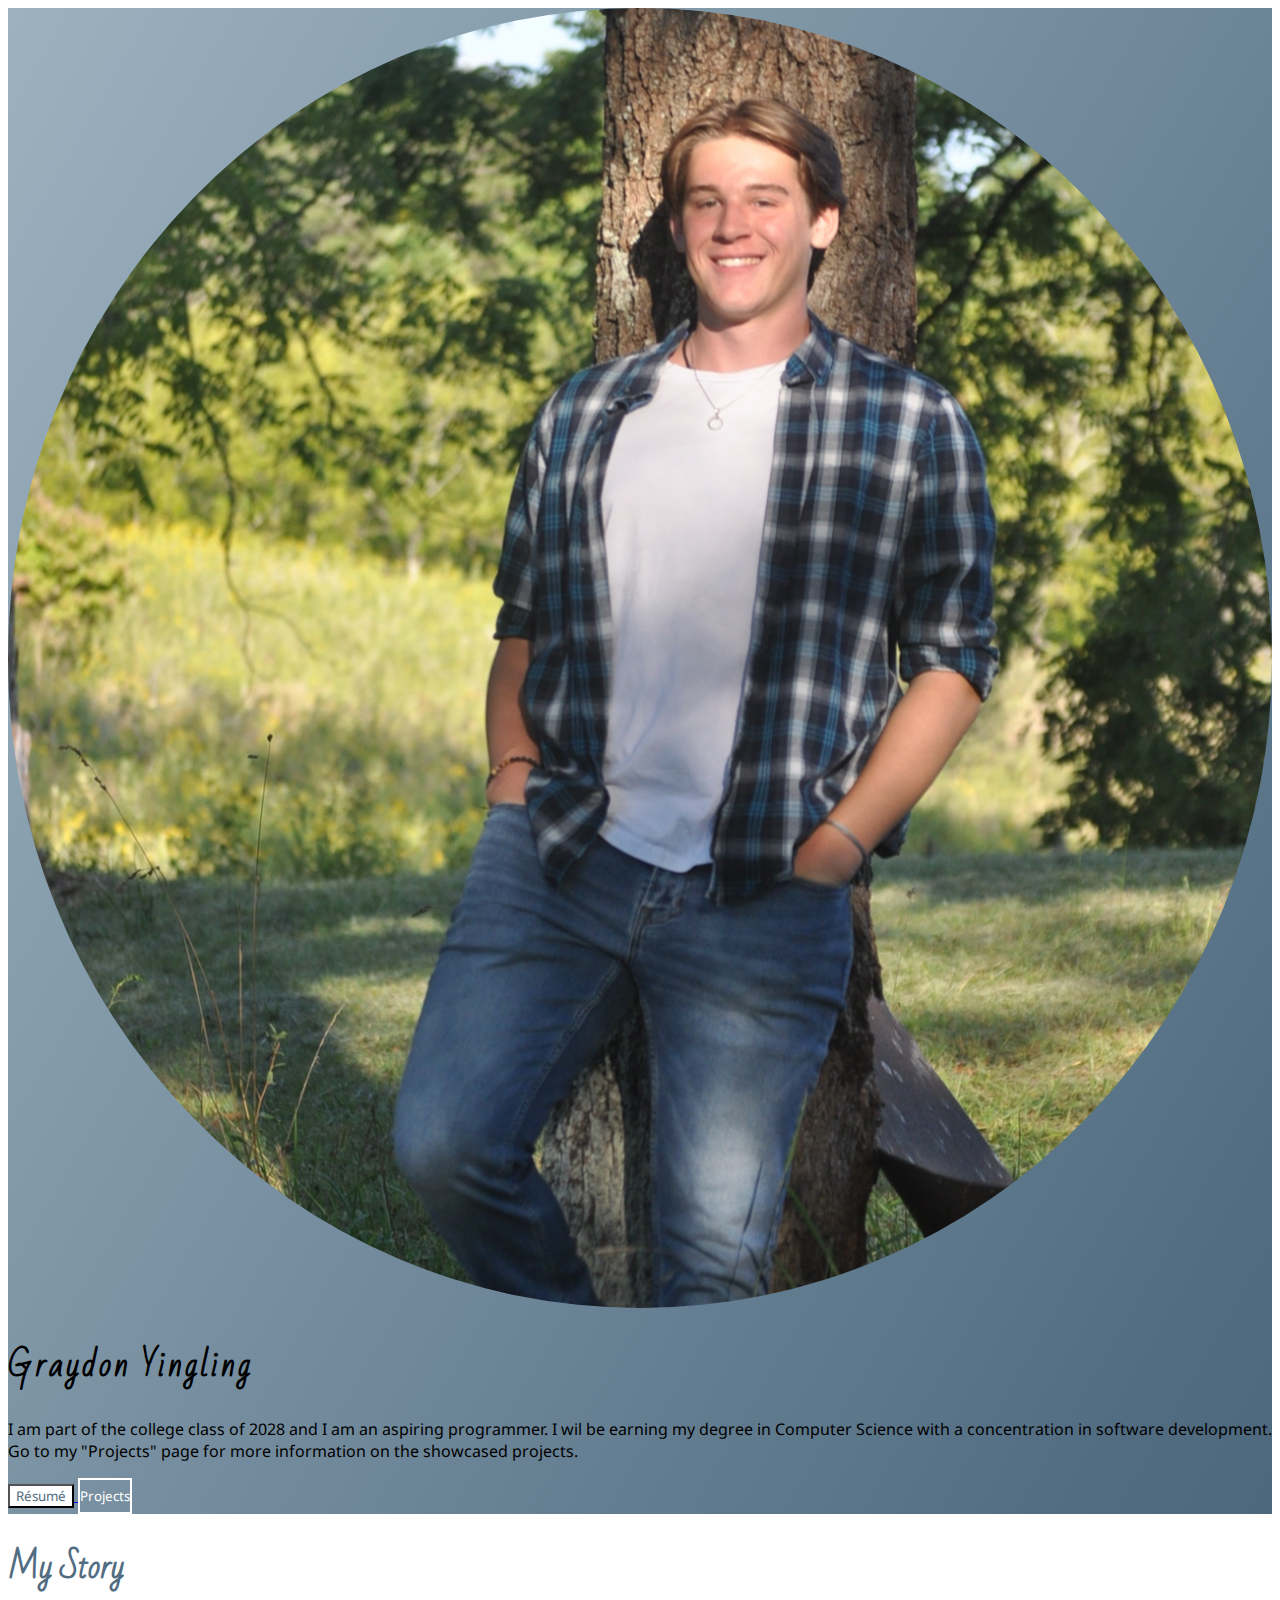
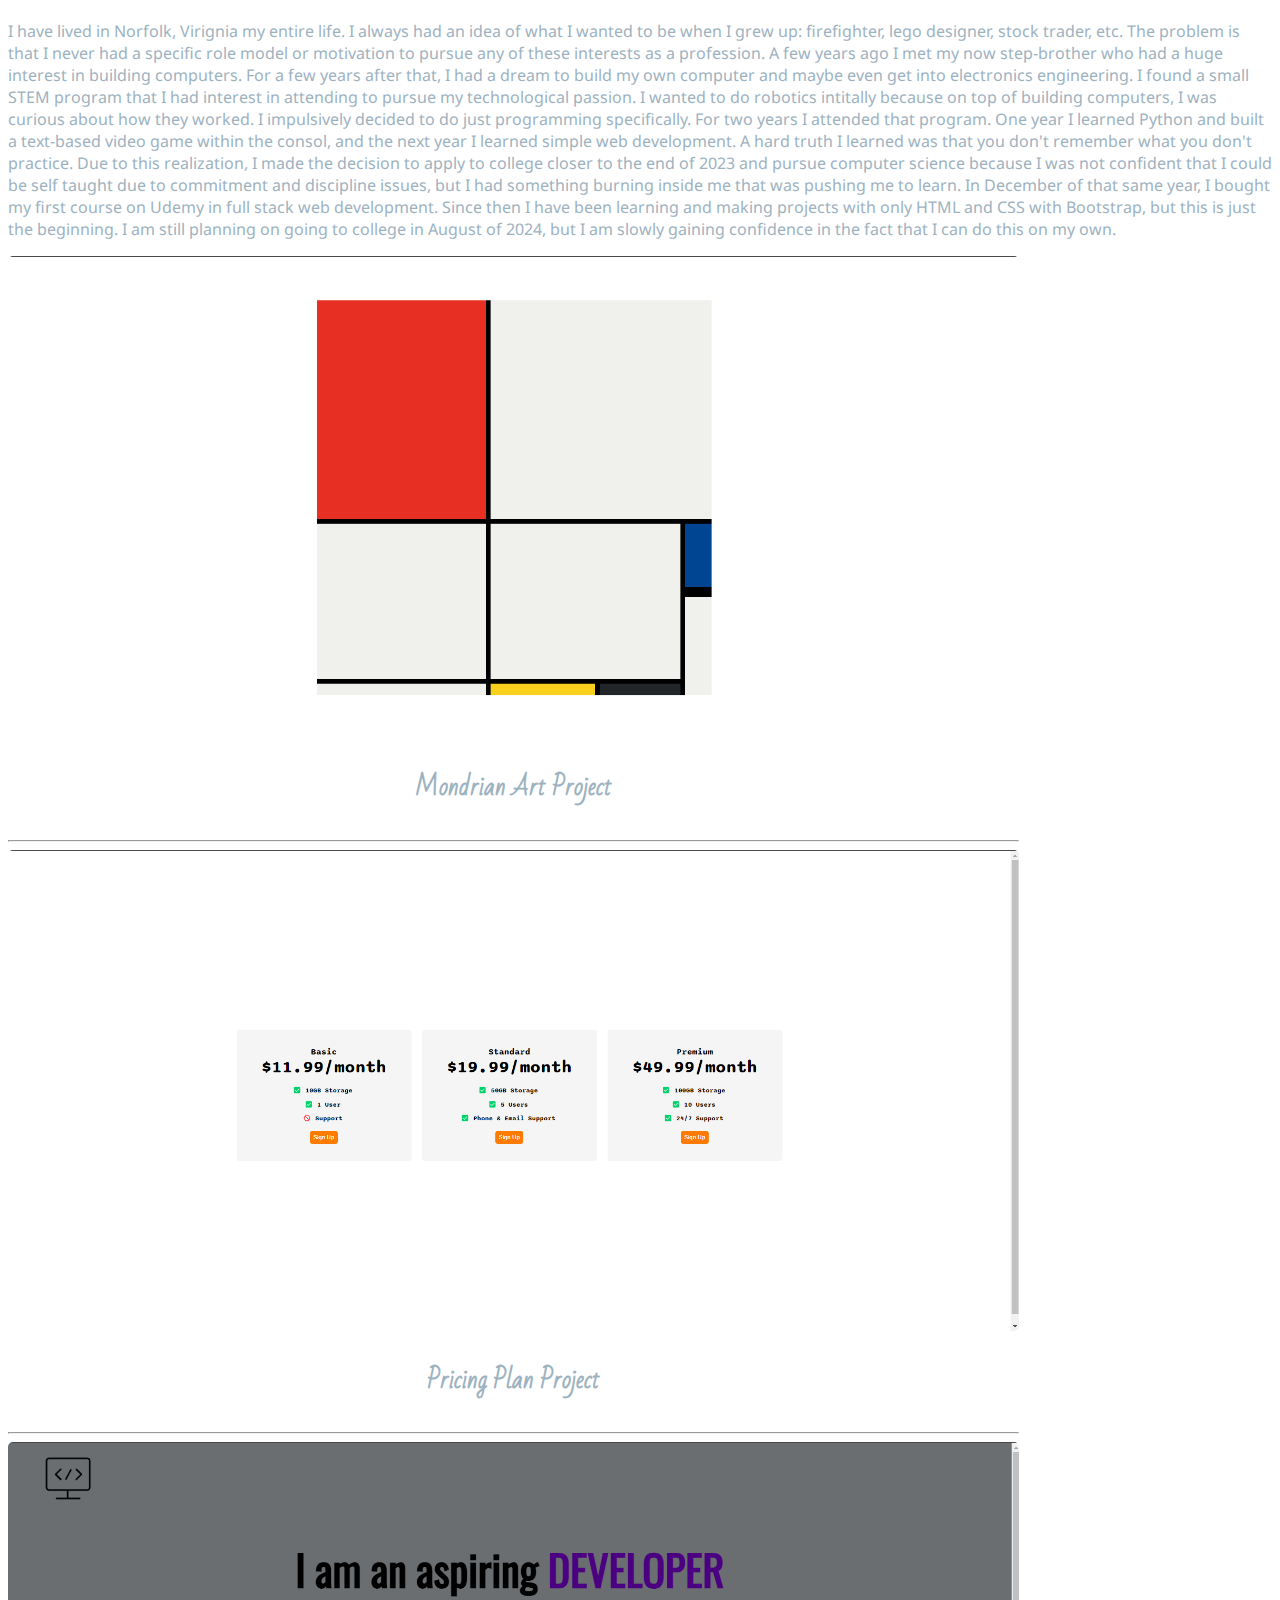
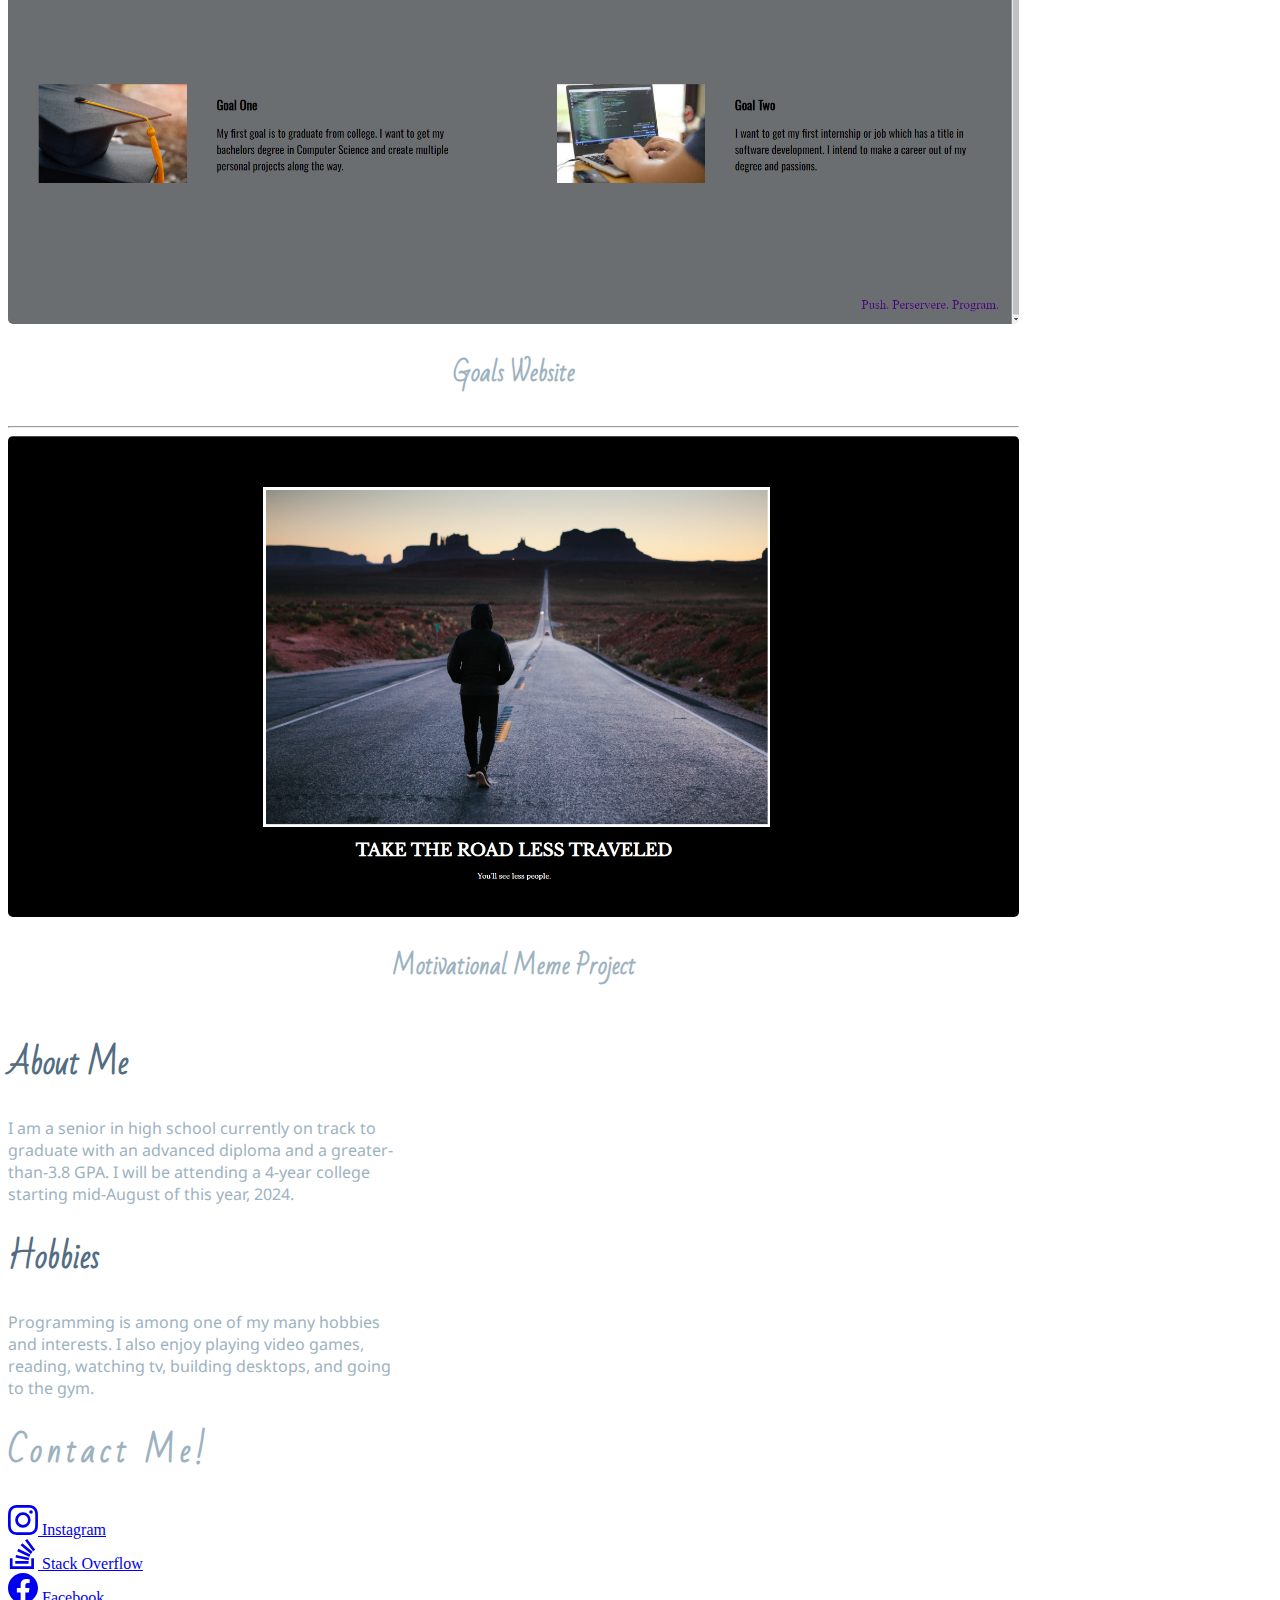
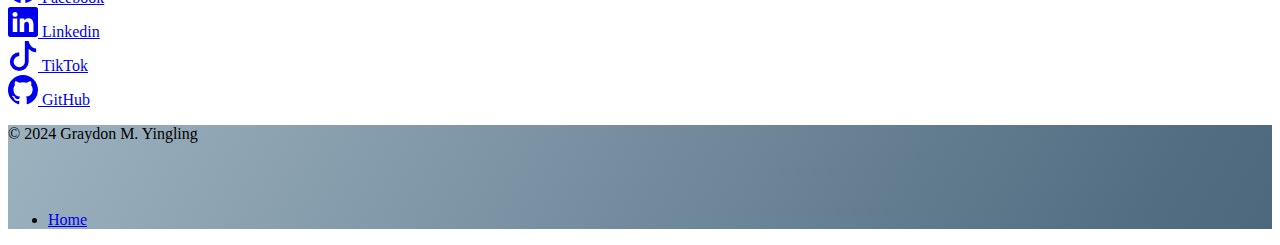
<file: index.html>
<!DOCTYPE html>
<html lang="en" data-bs-theme="dark">
  <head>
    <meta charset="UTF-8" />
    <meta name="viewport" content="width=device-width, initial-scale=1.0" />
    <title>Personal Website</title>

    <link rel="preconnect" href="https://fonts.googleapis.com" />
    <link rel="preconnect" href="https://fonts.gstatic.com" crossorigin />
    <link
      href="https://fonts.googleapis.com/css2?family=Bad+Script&family=Noto+Sans&display=swap"
      rel="stylesheet"
    />

    <link
      href="https://cdn.jsdelivr.net/npm/bootstrap@5.3.2/dist/css/bootstrap.min.css"
      rel="stylesheet"
      integrity="sha384-T3c6CoIi6uLrA9TneNEoa7RxnatzjcDSCmG1MXxSR1GAsXEV/Dwwykc2MPK8M2HN"
      crossorigin="anonymous"
    />

    <link rel="stylesheet" href="./styles.css" />
  </head>
  <body>
    <section class="hero">
      <div class="container col-xxl-8 px-4 py-5">
        <div class="row flex-lg-row-reverse align-items-center g-5 py-5">
          <div class="col-10 col-sm-8 col-lg-6">
            <img
              src="./assets/images/personal-image.jpg"
              class="personal-image d-block mx-lg-auto img-fluid"
              alt="personal image"
              border-radius="50%"
              loading="lazy"
            />
          </div>
          <div class="col-lg-6">
            <h1 class="display-5 fw-bold text-body-emphasis lh-1 mb-4">
              Graydon Yingling
            </h1>
            <p class="lead">
              I am part of the college class of 2028 and I am an aspiring
              programmer. I wil be earning my degree in Computer Science with a
              concentration in software development. Go to my "Projects" page for 
              more information on the showcased projects.
            </p>
            <div class="d-grid gap-2 d-md-flex justify-content-md-start">
              <a href="./assets/Graydon_Yingling_Resume.pdf">
                <button type="button" class="btn btn-lg px-4 me-md-2 mt-3">
                  Résumé
                </button>
              </a>
              <a href="./4.3 HTML Porfolio/index.html">
                <button
                  type="button"
                  class="portfolio-btn btn btn-lg px-4 me-md-2 mt-3"
                >
                  Projects
                </button>
              </a>
            </div>
          </div>
        </div>
      </div>
    </section>
    <section class="my-story">
      <div class="my-5">
        <div class="p-5 text-center bg-body-tertiary">
          <div class="container py-5">
            <h1 class="text-body-emphasis story-title mb-3">My Story</h1>
            <p class="col-lg-8 mx-auto lead story">
              I have lived in Norfolk, Virignia my entire life. I always had an idea of what I wanted to be when I grew up:
              firefighter, lego designer, stock trader, etc. The problem is that I never had a specific role model or motivation
              to pursue any of these interests as a profession. A few years ago I met my now step-brother who had a huge interest
              in building computers. For a few years after that, I had a dream to build my own computer and maybe even get into
              electronics engineering. I found a small STEM program that I had interest in attending to pursue my technological 
              passion. I wanted to do robotics intitally because on top of building computers, I was curious about how they worked. 
              I impulsively decided to do just programming specifically. For two years I attended that program. One year I learned 
              Python and built a text-based video game within the consol, and the next year I learned simple web development. A hard truth I learned was that you don't remember what you don't practice. Due to this realization, I made the decision to apply to college closer to the end of 2023 and pursue computer science because I was not confident that I could be self taught due to commitment and discipline issues, but I had something burning inside me that was pushing me to learn. In December of that same year, I bought my first course on Udemy in full stack web development. Since then I have been learning and making projects with only HTML and CSS with Bootstrap, but this is just the beginning. I am still planning on going to college in August of 2024, but I am slowly gaining confidence in the fact that I can do this on my own.
            </p>
          </div>
        </div>
      </div>
    </section>
    <section class="mid">
      <div class="mid-c container">
        <div class="row my-4">
          <div class="col-12 col-xl-5">
            <img src="./assets/images/Mondrian Art.png" alt="mondrian art" />
          </div>
          <div class="mid-t col-12 col-xl-7">
            <h2 class="pb-4">Mondrian Art Project</h2>
          </div>
        </div>
        <hr class="pb-5" />
        <div class="row mb-4">
          <div class="col-12 col-xl-5">
             <img
              src="./assets/images/Pricing Plan.png"
              alt="pricing plan mock"
            />
          </div>
          <div class="mid-t col-12 col-xl-7">
            <h2 class="pb-4">Pricing Plan Project</h2>
          </div>
        </div>
        <hr class="pb-5" />
        <div class="row mb-4">
          <div class="col-12 col-xl-5">
              <img src="./assets/images/Goal Site.png" alt="goals website" />
          </div>
          <div class="mid-t col-12 col-xl-7">
            <h2 class="pb-4">Goals Website</h2>
          </div>
        </div>
        <hr class="pb-5" />
        <div class="row mb-4">
          <div class="col-12 col-xl-5">
            <img src="./assets/images/Meme.png" alt="meme" />
          </div>
          <div class="mid-t col-12 col-xl-7">
            <h2 class="pb-4">Motivational Meme Project</h2>
          </div>
        </div>
      </div>
    </section>
    <section class="jumbotron">
      <div class="p-5 bg-body-tertiary mt-5">
        <div class="container py-5">
          <div class="row">
            <div class="self col-12 col-lg-6">
              <h1 class="about-me-title">About Me</h1>
              <p class="abt-me-text lead">
                I am a senior in high school currently on track to graduate with
                an advanced diploma and a greater-than-3.8 GPA. I will be
                attending a 4-year college starting mid-August of this year,
                2024.
              </p>
            </div>
            <div class="hobbies col-12 col-lg-6">
              <h1 class="about-me-title">Hobbies</h1>
              <p class="abt-me-text lead">
                Programming is among one of my many hobbies and interests. I
                also enjoy playing video games, reading, watching tv, building
                desktops, and going to the gym.
              </p>
            </div>
          </div>
        </div>
      </div>
    </section>
    <section class="grid">
      <div class="container contact-con mt-5">
        <div class="row contact text-center col-12">
          <h1 class="con-txt">Contact Me!</h1>
        </div>
        <div class="row mt-5 text-center">
          <div class="col-4 col-lg-2">
            <a
              class="text-decoration-none text-light"
              target="”_blank”"
              href="https://www.instagram.com/graydon_yingling2024/"
            >
              <div class="fs-2 mb-3">
                <svg
                  xmlns="http://www.w3.org/2000/svg"
                  width="30"
                  height="30"
                  fill="currentColor"
                  class="bi bi-instagram"
                  viewBox="0 0 16 16"
                >
                  <path
                    d="M8 0C5.829 0 5.556.01 4.703.048 3.85.088 3.269.222 2.76.42a3.9 3.9 0 0 0-1.417.923A3.9 3.9 0 0 0 .42 2.76C.222 3.268.087 3.85.048 4.7.01 5.555 0 5.827 0 8.001c0 2.172.01 2.444.048 3.297.04.852.174 1.433.372 1.942.205.526.478.972.923 1.417.444.445.89.719 1.416.923.51.198 1.09.333 1.942.372C5.555 15.99 5.827 16 8 16s2.444-.01 3.298-.048c.851-.04 1.434-.174 1.943-.372a3.9 3.9 0 0 0 1.416-.923c.445-.445.718-.891.923-1.417.197-.509.332-1.09.372-1.942C15.99 10.445 16 10.173 16 8s-.01-2.445-.048-3.299c-.04-.851-.175-1.433-.372-1.941a3.9 3.9 0 0 0-.923-1.417A3.9 3.9 0 0 0 13.24.42c-.51-.198-1.092-.333-1.943-.372C10.443.01 10.172 0 7.998 0zm-.717 1.442h.718c2.136 0 2.389.007 3.232.046.78.035 1.204.166 1.486.275.373.145.64.319.92.599s.453.546.598.92c.11.281.24.705.275 1.485.039.843.047 1.096.047 3.231s-.008 2.389-.047 3.232c-.035.78-.166 1.203-.275 1.485a2.5 2.5 0 0 1-.599.919c-.28.28-.546.453-.92.598-.28.11-.704.24-1.485.276-.843.038-1.096.047-3.232.047s-2.39-.009-3.233-.047c-.78-.036-1.203-.166-1.485-.276a2.5 2.5 0 0 1-.92-.598 2.5 2.5 0 0 1-.6-.92c-.109-.281-.24-.705-.275-1.485-.038-.843-.046-1.096-.046-3.233s.008-2.388.046-3.231c.036-.78.166-1.204.276-1.486.145-.373.319-.64.599-.92s.546-.453.92-.598c.282-.11.705-.24 1.485-.276.738-.034 1.024-.044 2.515-.045zm4.988 1.328a.96.96 0 1 0 0 1.92.96.96 0 0 0 0-1.92m-4.27 1.122a4.109 4.109 0 1 0 0 8.217 4.109 4.109 0 0 0 0-8.217m0 1.441a2.667 2.667 0 1 1 0 5.334 2.667 2.667 0 0 1 0-5.334"
                  ></path>
                </svg>
                Instagram
              </div>
            </a>
          </div>
          <div class="col-4 col-lg-2">
            <a
              class="text-decoration-none text-light"
              target="”_blank”"
              href="https://stackoverflow.com/users/18094826/graydon-yingling"
            >
              <div class="fs-2 mb-3">
                <svg
                  xmlns="http://www.w3.org/2000/svg"
                  width="30"
                  height="30"
                  fill="currentColor"
                  class="bi bi-stack-overflow"
                  viewBox="0 0 16 16"
                >
                  <path
                    d="M12.412 14.572V10.29h1.428V16H1v-5.71h1.428v4.282z"
                  ></path>
                  <path
                    d="M3.857 13.145h7.137v-1.428H3.857zM10.254 0 9.108.852l4.26 5.727 1.146-.852zm-3.54 3.377 5.484 4.567.913-1.097L7.627 2.28l-.914 1.097zM4.922 6.55l6.47 3.013.603-1.294-6.47-3.013zm-.925 3.344 6.985 1.469.294-1.398-6.985-1.468z"
                  ></path>
                </svg>
                Stack Overflow
              </div>
            </a>
          </div>
          <div class="col-4 col-lg-2">
            <a
              class="text-decoration-none text-light"
              target="”_blank”"
              href="https://www.facebook.com/butch.magnet.7/"
            >
              <div class="fs-2 mb-3">
                <svg
                  xmlns="http://www.w3.org/2000/svg"
                  width="30"
                  height="30"
                  fill="currentColor"
                  class="bi bi-facebook"
                  viewBox="0 0 16 16"
                >
                  <path
                    d="M16 8.049c0-4.446-3.582-8.05-8-8.05C3.58 0-.002 3.603-.002 8.05c0 4.017 2.926 7.347 6.75 7.951v-5.625h-2.03V8.05H6.75V6.275c0-2.017 1.195-3.131 3.022-3.131.876 0 1.791.157 1.791.157v1.98h-1.009c-.993 0-1.303.621-1.303 1.258v1.51h2.218l-.354 2.326H9.25V16c3.824-.604 6.75-3.934 6.75-7.951"
                  ></path>
                </svg>
                Facebook
              </div>
            </a>
          </div>
          <div class="col-4 col-lg-2">
            <a
              class="text-decoration-none text-light"
              target="”_blank”"
              href="https://www.linkedin.com/in/graydon-yingling-1640512b1/"
            >
              <div class="fs-2 mb-3">
                <svg
                  xmlns="http://www.w3.org/2000/svg"
                  width="30"
                  height="30"
                  fill="currentColor"
                  class="bi bi-linkedin"
                  viewBox="0 0 16 16"
                >
                  <path
                    d="M0 1.146C0 .513.526 0 1.175 0h13.65C15.474 0 16 .513 16 1.146v13.708c0 .633-.526 1.146-1.175 1.146H1.175C.526 16 0 15.487 0 14.854zm4.943 12.248V6.169H2.542v7.225zm-1.2-8.212c.837 0 1.358-.554 1.358-1.248-.015-.709-.52-1.248-1.342-1.248S2.4 3.226 2.4 3.934c0 .694.521 1.248 1.327 1.248zm4.908 8.212V9.359c0-.216.016-.432.08-.586.173-.431.568-.878 1.232-.878.869 0 1.216.662 1.216 1.634v3.865h2.401V9.25c0-2.22-1.184-3.252-2.764-3.252-1.274 0-1.845.7-2.165 1.193v.025h-.016l.016-.025V6.169h-2.4c.03.678 0 7.225 0 7.225z"
                  ></path>
                </svg>
                Linkedin
              </div>
            </a>
          </div>
          <div class="col-4 col-lg-2">
            <a
              class="text-decoration-none text-light"
              target="”_blank”"
              href="https://www.tiktok.com/@gyingling2024"
            >
              <div class="fs-2 mb-3">
                <svg
                  xmlns="http://www.w3.org/2000/svg"
                  width="30"
                  height="30"
                  fill="currentColor"
                  class="bi bi-tiktok"
                  viewBox="0 0 16 16"
                >
                  <path
                    d="M9 0h1.98c.144.715.54 1.617 1.235 2.512C12.895 3.389 13.797 4 15 4v2c-1.753 0-3.07-.814-4-1.829V11a5 5 0 1 1-5-5v2a3 3 0 1 0 3 3z"
                  ></path>
                </svg>
                TikTok
              </div>
            </a>
          </div>
          <div class="col-4 col-lg-2">
            <a
              class="text-decoration-none text-light"
              target="”_blank”"
              href="https://github.com/Graydon-Yingling"
            >
              <div class="fs-2 mb-3">
                <svg
                  xmlns="http://www.w3.org/2000/svg"
                  width="30"
                  height="30"
                  fill="currentColor"
                  class="bi bi-github"
                  viewBox="0 0 16 16"
                >
                  <path
                    d="M8 0C3.58 0 0 3.58 0 8c0 3.54 2.29 6.53 5.47 7.59.4.07.55-.17.55-.38 0-.19-.01-.82-.01-1.49-2.01.37-2.53-.49-2.69-.94-.09-.23-.48-.94-.82-1.13-.28-.15-.68-.52-.01-.53.63-.01 1.08.58 1.23.82.72 1.21 1.87.87 2.33.66.07-.52.28-.87.51-1.07-1.78-.2-3.64-.89-3.64-3.95 0-.87.31-1.59.82-2.15-.08-.2-.36-1.02.08-2.12 0 0 .67-.21 2.2.82.64-.18 1.32-.27 2-.27s1.36.09 2 .27c1.53-1.04 2.2-.82 2.2-.82.44 1.1.16 1.92.08 2.12.51.56.82 1.27.82 2.15 0 3.07-1.87 3.75-3.65 3.95.29.25.54.73.54 1.48 0 1.07-.01 1.93-.01 2.2 0 .21.15.46.55.38A8.01 8.01 0 0 0 16 8c0-4.42-3.58-8-8-8"
                  ></path>
                </svg>
                GitHub
              </div>
            </a>
          </div>
        </div>
      </div>
    </section>
    <section class="footer">
      <div class="container">
        <footer
          class="d-flex flex-wrap justify-content-between align-items-center py-3 my-4 border-top"
        >
          <p class="col-md-4 mb-0 text-body-secondary">
            © 2024 Graydon M. Yingling
          </p>

          <a
            href="/"
            class="col-md-4 d-flex align-items-center justify-content-center mb-3 mb-md-0 me-md-auto link-body-emphasis text-decoration-none"
          >
            <svg class="bi me-2" width="40" height="32">
              <use xlink:href="#bootstrap"></use>
            </svg>
          </a>

          <ul class="nav col-md-4 justify-content-end">
            <li class="nav-item">
              <a href="#" class="nav-link px-2 text-body-secondary">Home</a>
            </li>
          </ul>
        </footer>
      </div>
    </section>
    <script
      src="https://cdn.jsdelivr.net/npm/bootstrap@5.3.2/dist/js/bootstrap.bundle.min.js"
      integrity="sha384-C6RzsynM9kWDrMNeT87bh95OGNyZPhcTNXj1NW7RuBCsyN/o0jlpcV8Qyq46cDfL"
      crossorigin="anonymous"
    ></script>
  </body>
</html>
</file>
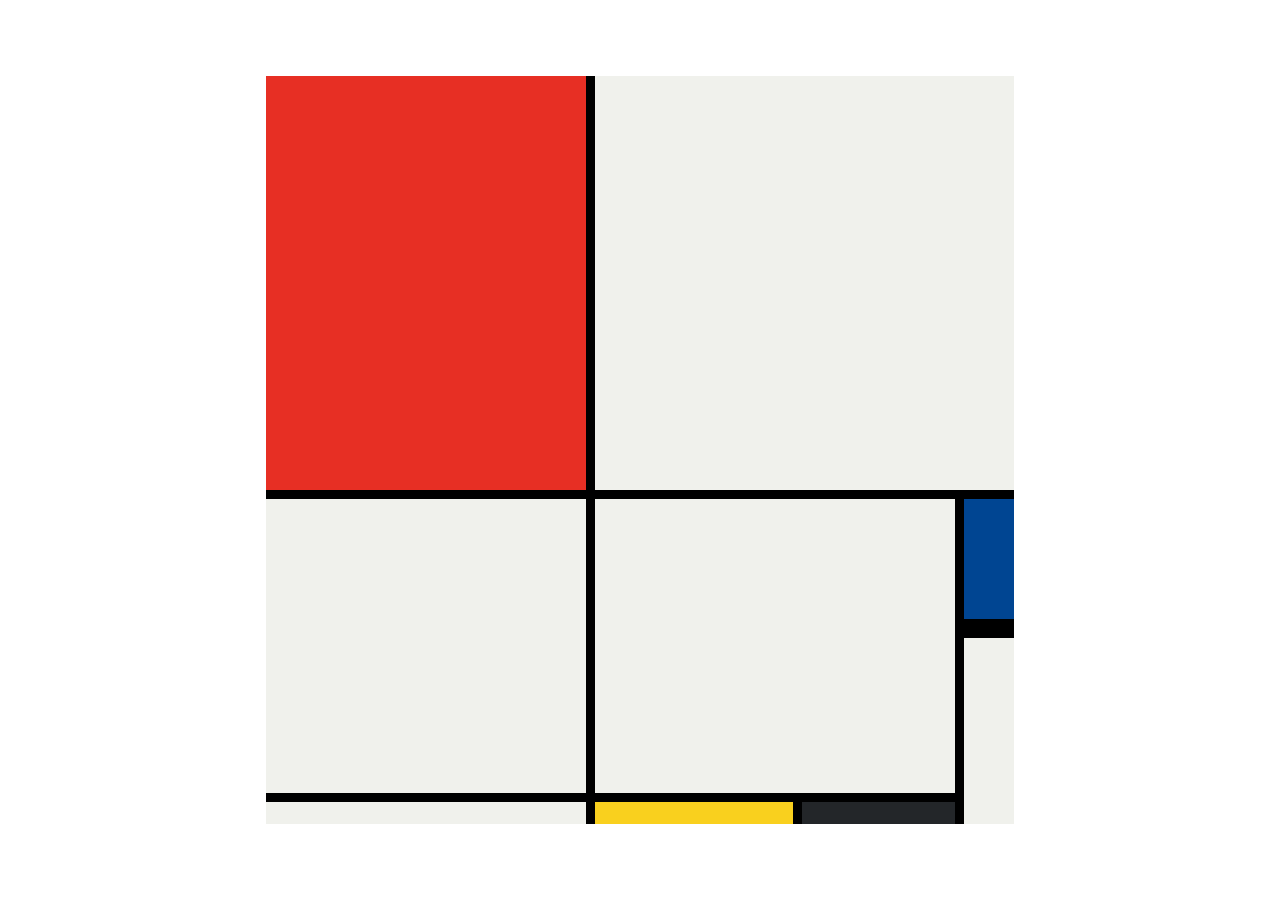
<file: 10.3 Mondrian Project/index.html>
<!DOCTYPE html>
<html lang="en">
  <head>
    <meta charset="UTF-8" />
    <meta name="viewport" content="width=device-width, initial-scale=1.0" />
    <title>Mondrian Project</title>
    <style>
      /*
      Write your CSS here
      Gap Colour: #000
      White: #F0F1EC
      Red: #E72F24
      Black: #232629
      Blue: #004592
      Yellow: #F9D01E

      For dimensions, see dimensions.png image.
      HINT: Remember you can't change the properties of grid lines.
      But grid lines are transparent!
      */

      body {
        display: flex;
        justify-content: center;
        align-items: center;
        height: 100vh;
        margin: 0px;
        padding: 0px;
      }

      .main {
        height: 748px;
        width: 748px;
        background-color: black;
        display: grid;
        grid-template-columns: 320px 198px 153px 50px;
        grid-template-rows: 414px 130px 155px 22px;
        gap: 9px;
      }

      .red {
        background-color: #e72f24;
      }

      .blue {
        background-color: #004592;
        grid-area: 2 / 4 / 3 / 5;
        border-bottom: 10px solid black;
      }

      .yellow {
        background-color: #f9d01e;
        grid-row: span 1;
      }

      .black {
        background-color: #232629;
        grid-row: span 1;
      }

      .w1 {
        background-color: #f0f1ec;
        grid-column: span 3;
      }

      .w2 {
        background-color: #f0f1ec;
        grid-column: span 1;
        grid-row: span 2;
      }

      .w3 {
        background-color: #f0f1ec;
        grid-row: span 2;
      }

      .w4 {
        background-color: #f0f1ec;
        grid-area: 2 / 2 / 4 / 4;
      }

      .w5 {
        background-color: #f0f1ec;
        grid-row: span 1;
      }
    </style>
  </head>

  <body>
    <!-- Write your HTML here -->
    <div class="main">
      <div class="red"></div>
      <div class="w1"></div>
      <div class="w2"></div>
      <div class="w3"></div>
      <div class="blue"></div>
      <div class="w4"></div>
      <div class="w5"></div>
      <div class="yellow"></div>
      <div class="black"></div>
    </div>
  </body>
</html>
</file>
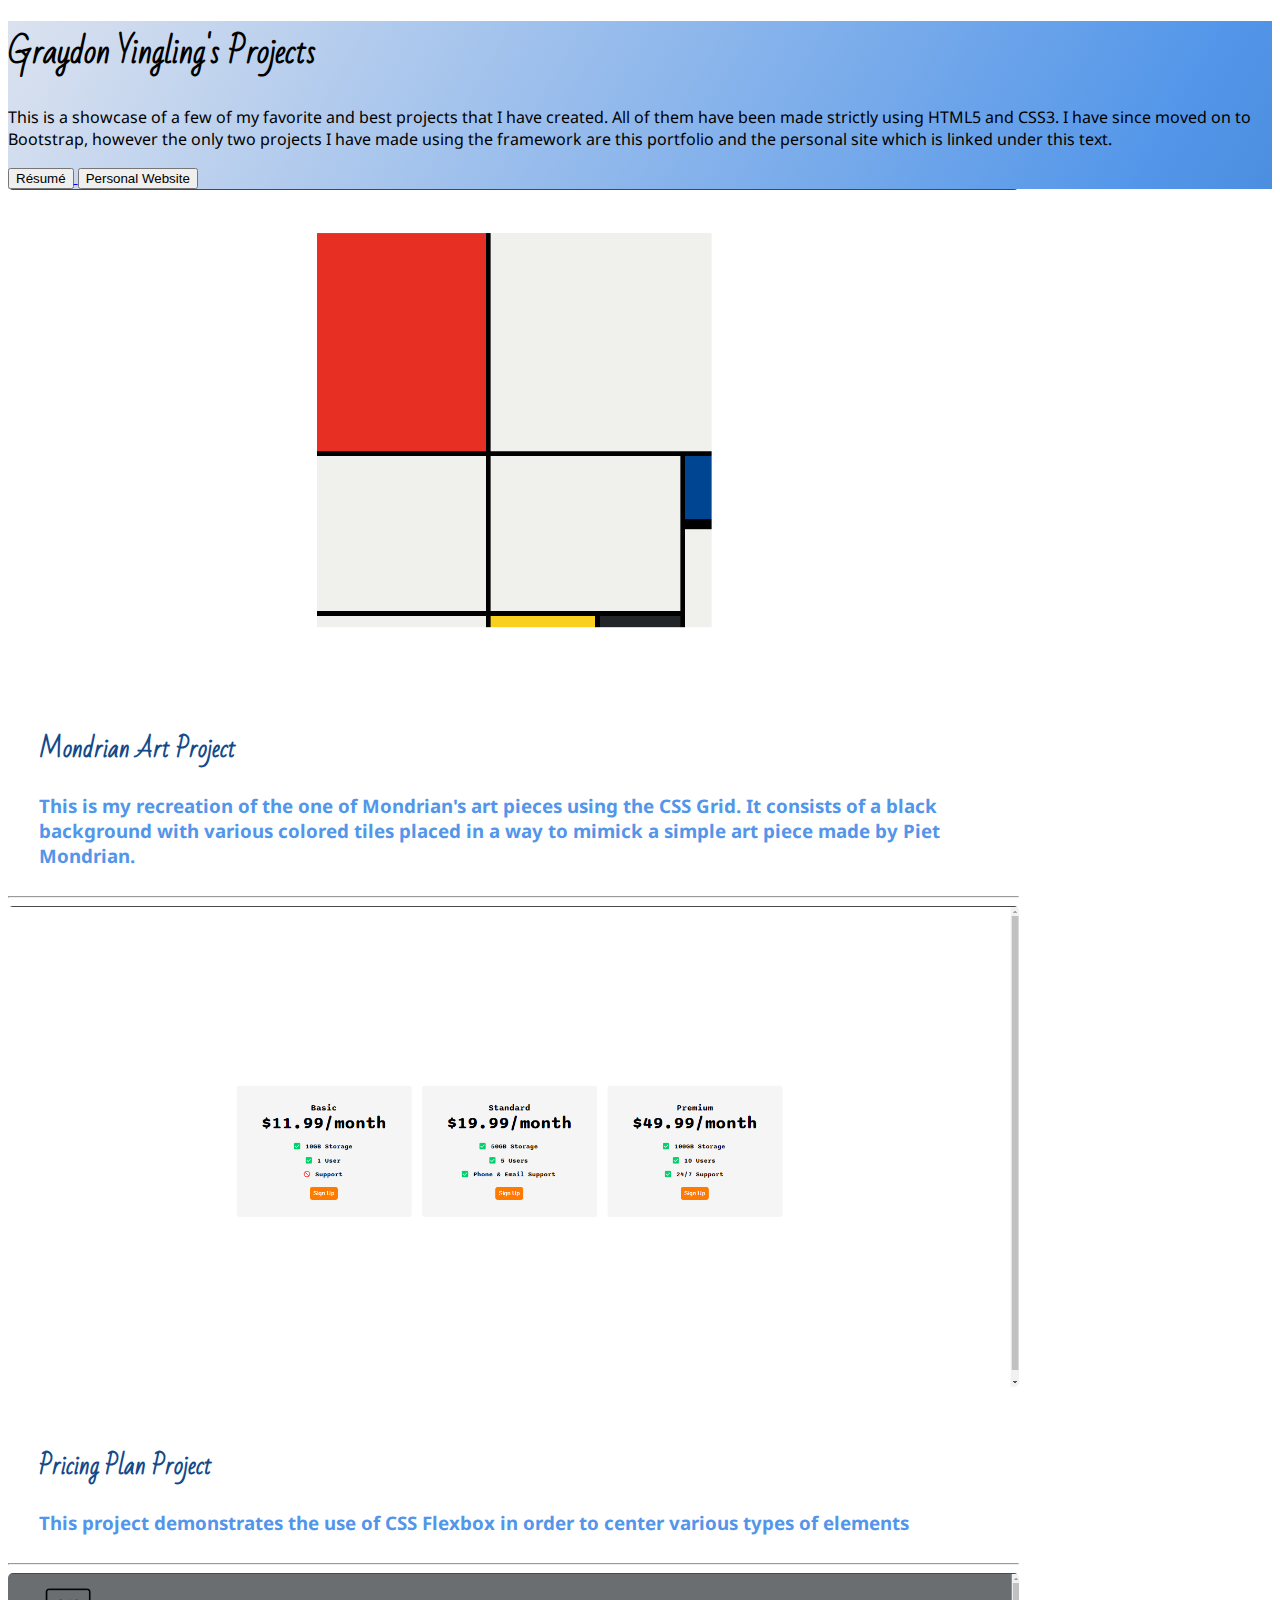
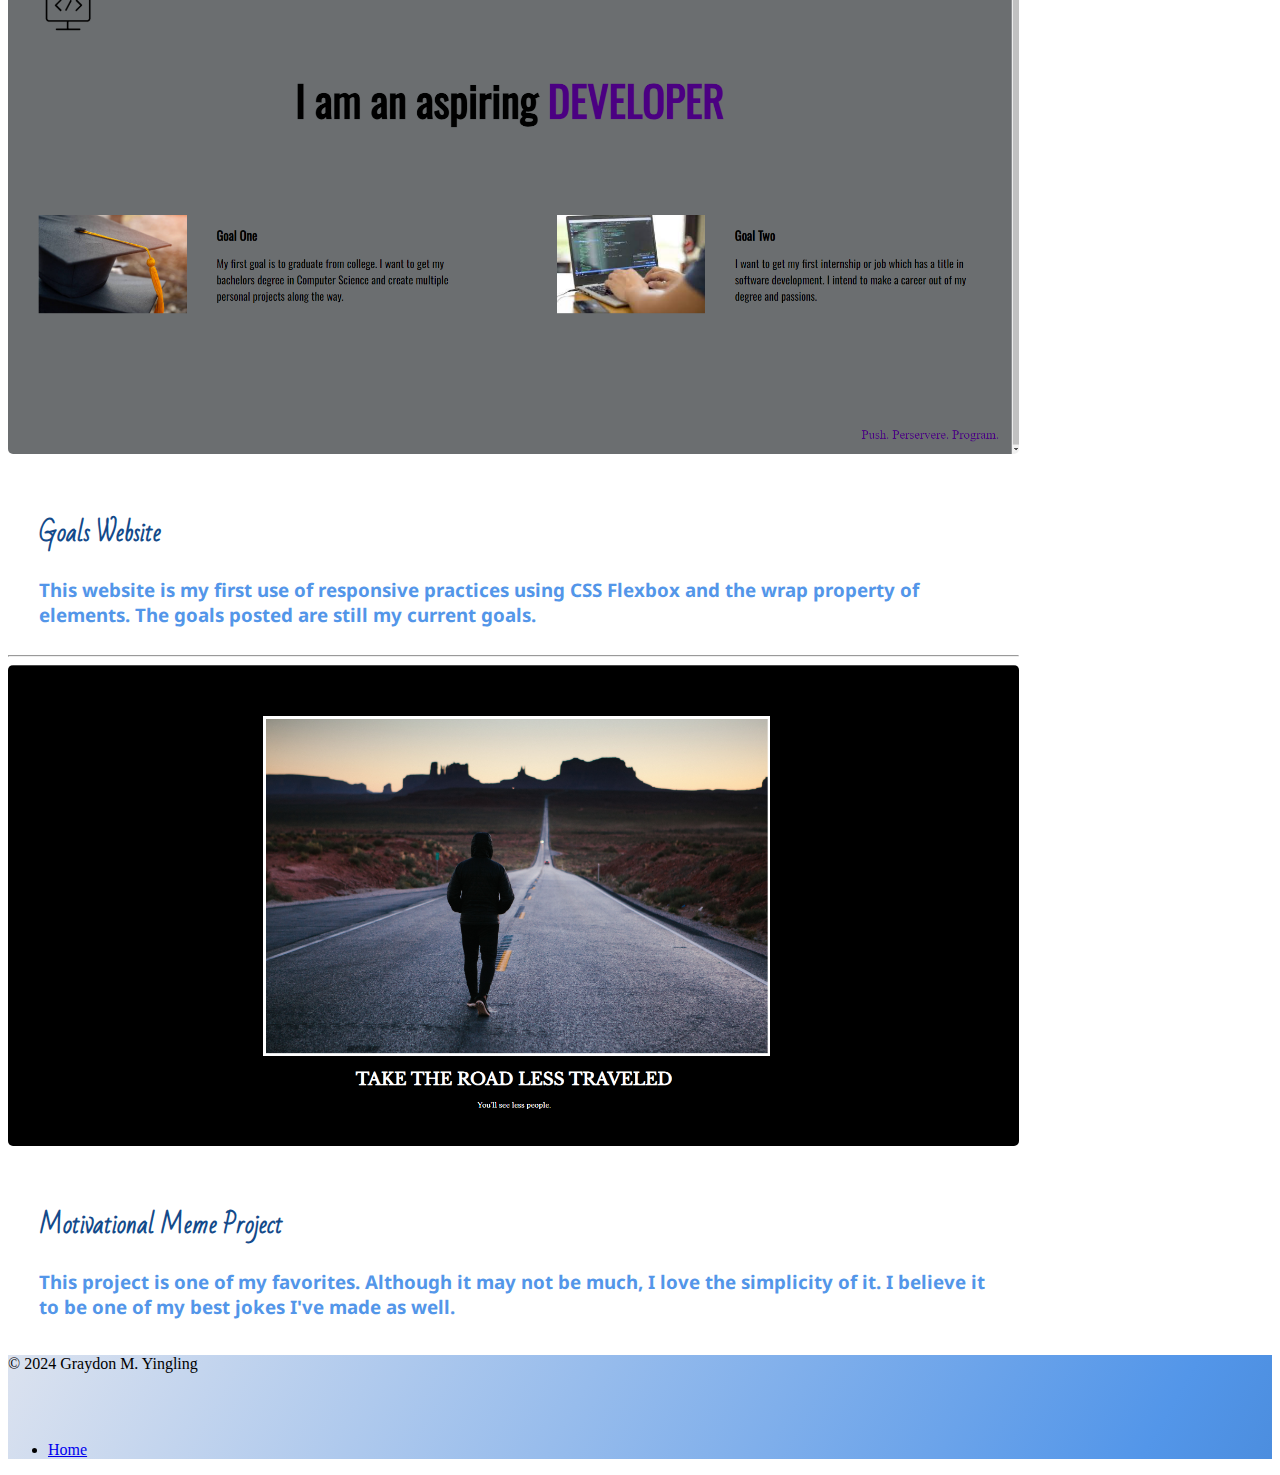
<file: 4.3 HTML Porfolio/index.html>
<!DOCTYPE html> 
<html lang="en" data-bs-theme="dark">
  <head>
    <meta charset="UTF-8" lang="english" />
    <meta name="description" content="Project Portfolio" />
    <meta name="author" content="Graydon Yingling" />
    <meta name="viewport" content="width=device-width, initial-scale=1.0" />

    <title>My Portfolio</title>

    <link rel="preconnect" href="https://fonts.googleapis.com" />
    <link rel="preconnect" href="https://fonts.gstatic.com" crossorigin />
    <link
      href="https://fonts.googleapis.com/css2?family=Bad+Script&family=Noto+Sans&display=swap"
      rel="stylesheet"
    />

    <link
      href="https://cdn.jsdelivr.net/npm/bootstrap@5.3.2/dist/css/bootstrap.min.css"
      rel="stylesheet"
      integrity="sha384-T3c6CoIi6uLrA9TneNEoa7RxnatzjcDSCmG1MXxSR1GAsXEV/Dwwykc2MPK8M2HN"
      crossorigin="anonymous"
    />

    <link rel="stylesheet" href="./styles.css" />
  </head>

  <body>
    <section class="hero">
      <div class="px-4 py-5 text-center">
        <h1 class="headline display-5 fw-bold text-body-emphasis mb-4">
          Graydon Yingling's Projects
        </h1>
        <div class="h-des col-lg-6 mx-auto">
          <p class="lead mb-4">
            This is a showcase of a few of my favorite and best projects that I
            have created. All of them have been made strictly using HTML5 and
            CSS3. I have since moved on to Bootstrap, however the only two
            projects I have made using the framework are this portfolio and the
            personal site which is linked under this text.
          </p>
          <div class="d-grid gap-2 d-sm-flex justify-content-sm-center">
            <a
              href="./assets/images/Graydon_Yingling_Resume.pdf"
              target="_blank"
            >
              <button type="button" class="btn btn-light btn-lg px-3">
                Résumé
              </button>
            </a>
            <a
              href="https://graydon-yingling.github.io/Personal-Website/"
              target="_blank"
            >
              <button
                type="button"
                class="btn-2 btn btn-outline-light btn-lg px-3 gap-3 mx-4"
              >
                Personal Website
              </button>
            </a>
          </div>
        </div>
      </div>
    </section>
    <section class="mid">
      <div class="mid-c container">
        <div class="row my-4">
          <div class="col-12 col-xl-5">
            <a href="./10.3 Mondrian Project/index.html" target="_blank">
              <img src="./assets/images/Mondrian Art.png" alt="mondrian art" />
            </a>
          </div>
          <div class="mid-t col-12 col-xl-7">
            <h2 class="pb-3">Mondrian Art Project</h2>
            <h3>
              This is my recreation of the one of Mondrian's art pieces using
              the CSS Grid. It consists of a black background with various
              colored tiles placed in a way to mimick a simple art piece made by
              Piet Mondrian.
            </h3>
          </div>
        </div>
        <hr class="pb-5 mt-5" />
        <div class="row mb-4">
          <div class="col-12 col-xl-5">
            <a
              href="./9.4 Flexbox Pricing Table Project/index.html"
              target="_blank"
            >
              <img
                src="./assets/images/Pricing Plan.png"
                alt="pricing plan mock"
              />
            </a>
          </div>
          <div class="mid-t col-12 col-xl-7">
            <h2 class="pb-3">Pricing Plan Project</h2>
            <h3>
              This project demonstrates the use of CSS Flexbox in order to
              center various types of elements
            </h3>
          </div>
        </div>
        <hr class="pb-5 mt-5" />
        <div class="row mb-4">
          <div class="col-12 col-xl-5">
            <a href="./8.4 Website Project/index.html" target="_blank">
              <img src="./assets/images/Goal Site.png" alt="goals website" />
            </a>
          </div>
          <div class="mid-t col-12 col-xl-7">
            <h2 class="pb-3">Goals Website</h2>
            <h3>
              This website is my first use of responsive practices using CSS
              Flexbox and the wrap property of elements. The goals posted are
              still my current goals.
            </h3>
          </div>
        </div>
        <hr class="pb-5 mt-5" />
        <div class="row mb-4">
          <div class="col-12 col-xl-5">
            <a href="./6.4 Motivation Meme Project/index.html" target="_blank">
              <img src="./assets/images/Meme.png" alt="meme" />
            </a>
          </div>
          <div class="mid-t col-12 col-xl-7">
            <h2 class="pb-3">Motivational Meme Project</h2>
            <h3>
              This project is one of my favorites. Although it may not be much,
              I love the simplicity of it. I believe it to be one of my best
              jokes I've made as well.
            </h3>
          </div>
        </div>
      </div>
    </section>
    <section class="footer">
      <div class="container">
        <footer
          class="d-flex flex-wrap justify-content-between align-items-center py-3 my-4 border-top"
        >
          <p class="col-md-4 mb-0 text-body-secondary">
            © 2024 Graydon M. Yingling
          </p>

          <a
            href="/"
            class="col-md-4 d-flex align-items-center justify-content-center mb-3 mb-md-0 me-md-auto link-body-emphasis text-decoration-none"
          >
            <svg class="bi me-2" width="40" height="32">
              <use xlink:href="#bootstrap"></use>
            </svg>
          </a>

          <ul class="nav col-md-4 justify-content-end">
            <li class="nav-item">
              <a href="#" class="nav-link px-1 text-body-secondary">Home</a>
            </li>
          </ul>
        </footer>
      </div>
    </section>

    <script
      src="https://cdn.jsdelivr.net/npm/bootstrap@5.3.2/dist/js/bootstrap.bundle.min.js"
      integrity="sha384-C6RzsynM9kWDrMNeT87bh95OGNyZPhcTNXj1NW7RuBCsyN/o0jlpcV8Qyq46cDfL"
      crossorigin="anonymous"
    ></script>
  </body>
</html>
</file>
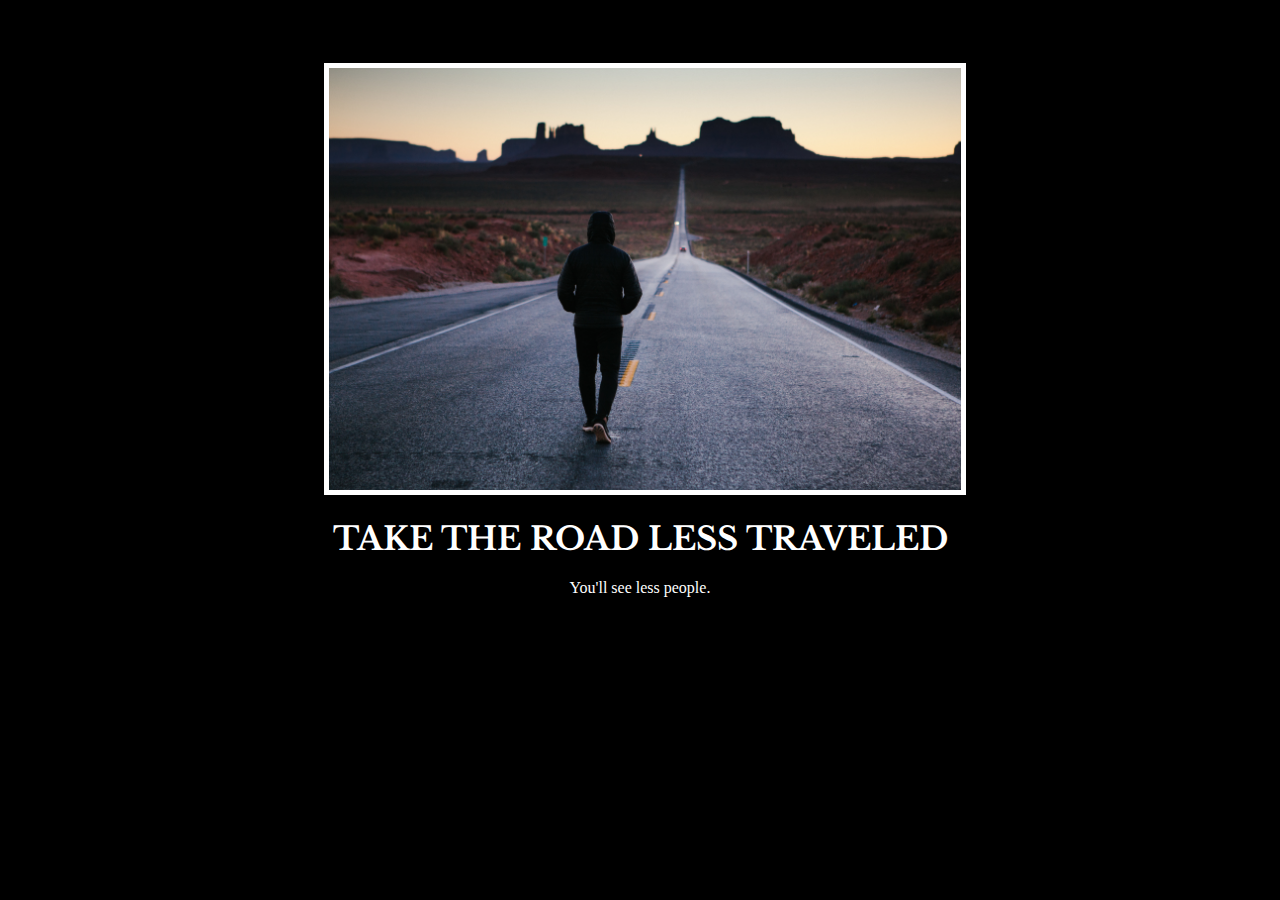
<file: 6.4 Motivation Meme Project/index.html>
<!DOCTYPE html>
<html>
  <head>
    <meta charset="UTF-8" lang="english">
    <title>Motivational Meme</title>
    <link rel="preconnect" href="https://fonts.googleapis.com">
    <link rel="preconnect" href="https://fonts.gstatic.com" crossorigin>
    <link href="https://fonts.googleapis.com/css2?family=Libre+Baskerville&display=swap" rel="stylesheet">
    <link rel="stylesheet" href="./style.css">
  </head>

  <body>
    <div>
      <img src="./assets/images/tegan-mierle-ioyEITUD2G8-unsplash.jpg">
      <h1>Take The Road Less Traveled</h1>
      <p>You'll see less people.</p>
    </div>
  </body>
</html>





<!-- 
  TODO: Create a motivational post website.
Style it how ever you like. 
Look at the goal image for inspiration.
But it must have the following features:
1. The main h1 text should be using the Regular Libre Baskerville Font from Google Fonts:
  https://fonts.google.com/specimen/Libre+Baskerville
2. The text should be white and background black.
3. Add your own image into the images folder inside assets. It should have a 5px white border.
4. The text should be center aligned.
5. Create a div to contain the h1, p and img elements. Adjust the margins so that the image and text are centered on the page. 
  Hint: You horizontally center a div by giving it a width of 50% and a margin-left of 25%.
  Hint: Set the image to have a width of 100% so it fills the div. 
6. Read about the text-transform property on MDN docs to make the h1 uppercase with CSS.
  https://developer.mozilla.org/en-US/docs/Web/CSS/text-transform 
-->
</file>
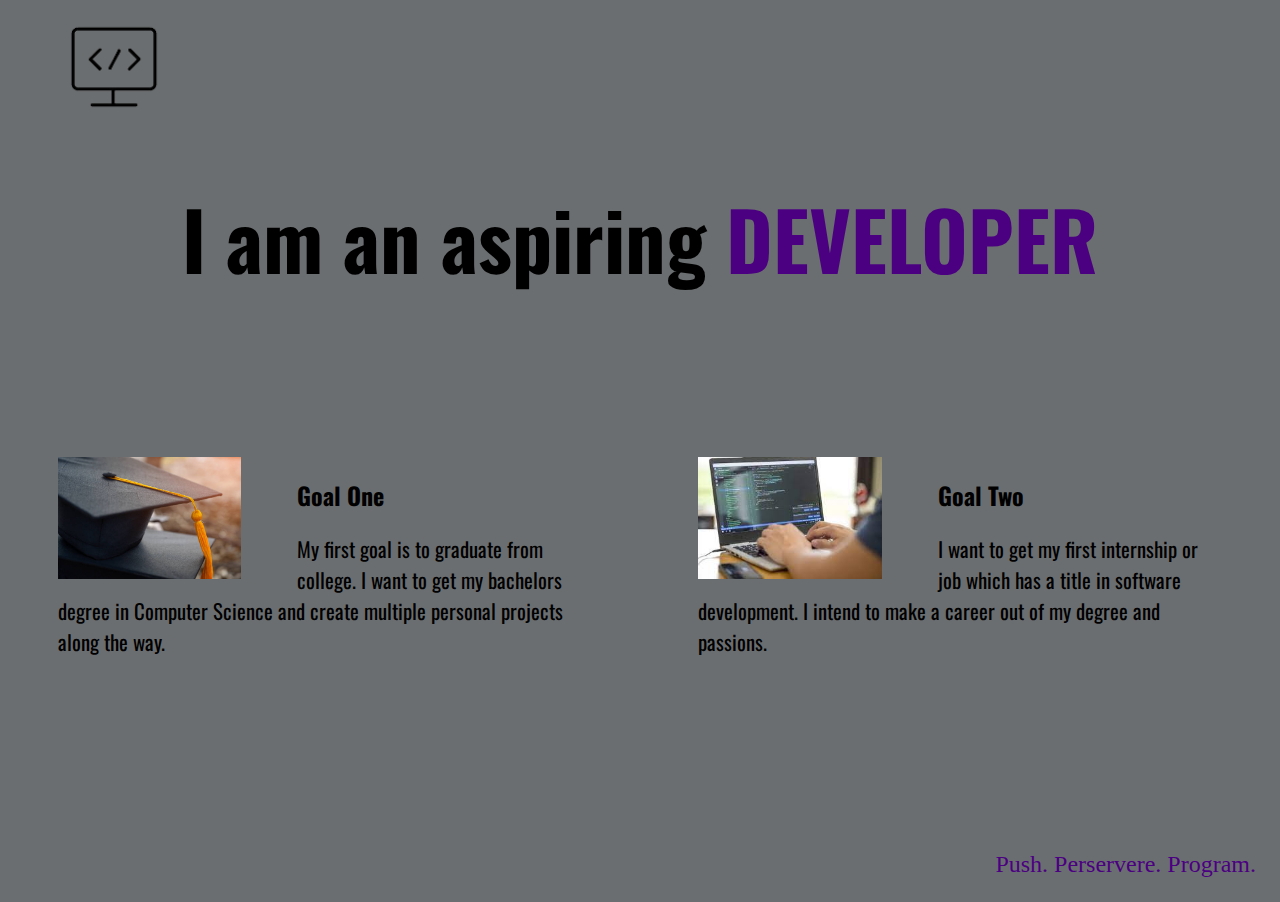
<file: 8.4 Website Project/index.html>
<!DOCTYPE html>
<html lang="en">
  <head>
    <meta charset="UTF-8" />
    <meta name="viewport" content="width=device-width, initial-scale=1.0" />
    <title>Goals</title>

    <link rel="preconnect" href="https://fonts.googleapis.com" />
    <link rel="preconnect" href="https://fonts.gstatic.com" crossorigin />
    <link
      href="https://fonts.googleapis.com/css2?family=Oswald&display=swap"
      rel="stylesheet"
    />

    <link rel="stylesheet" href="./styles.css" />
  </head>

  <body>
    <div class="main">
      <img
        class="logo"
        src="./assets/images/logo image.png"
        alt="cap and gown"
      />
      <h1 class="title">I am an aspiring <span>DEVELOPER</span></h1>
      <div class="left container">
        <img
          class="img-one"
          src="./assets/images/cap image.jpg"
          alt="cap and gown"
        />
        <h2>Goal One</h2>
        <p class="img-text">
          My first goal is to graduate from college. I want to get my bachelors
          degree in Computer Science and create multiple personal projects along
          the way.
        </p>
      </div>

      <div class="right container">
        <img
          class="img-two"
          src="./assets/images/programmer image.jpg"
          alt="person typing on computer"
        />
        <h2>Goal Two</h2>
        <p class="img-text">
          I want to get my first internship or job which has a title in software
          development. I intend to make a career out of my degree and passions.
        </p>
      </div>
    </div>

    <footer>
      <p>Push. Perservere. Program.</p>
    </footer>
  </body>
</html>
</file>
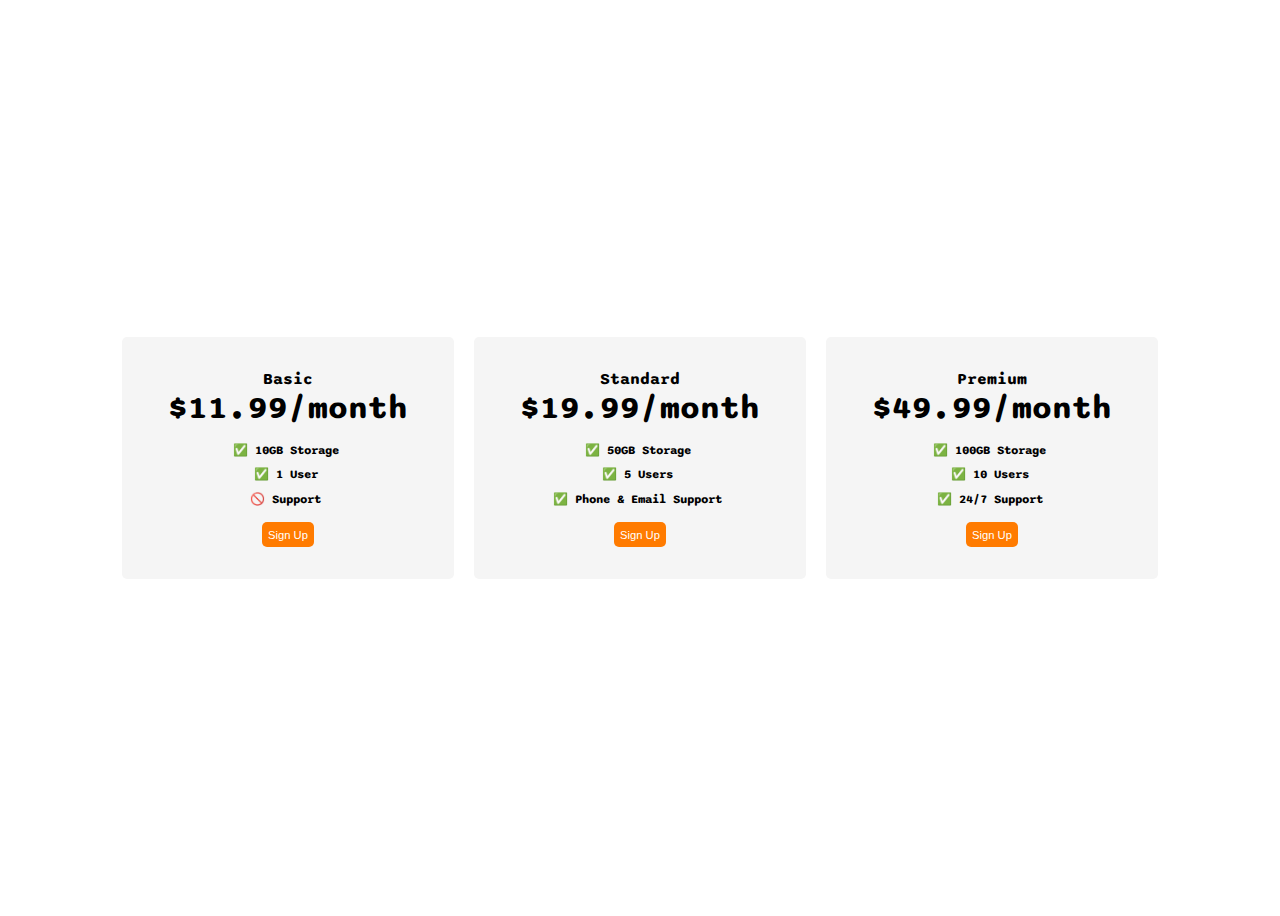
<file: 9.4 Flexbox Pricing Table Project/index.html>
<!DOCTYPE html>
<html>
  <head>
    <title>Flexbox Pricing Table</title>
    <link rel="preconnect" href="https://fonts.googleapis.com" />
    <link rel="preconnect" href="https://fonts.gstatic.com" crossorigin />
    <link
      href="https://fonts.googleapis.com/css2?family=Sono:wght@400;700&display=swap"
      rel="stylesheet"
    />
    <style>
      body {
        font-family: "Sono", sans-serif;
      }

      .pricing-container {
        display: flex;
        justify-content: center;
        align-items: center;
        height: 100vh;
      }

      .pricing-plan {
        background-color: whitesmoke;
        margin: 0.625rem;
        display: flex;
        flex-direction: column;
        align-items: center;
        padding: 2rem 1rem;
        flex: 1;
        max-width: 300px;
        border-radius: 5px;
      }

      .plan-title {
        font-weight: bold;
        font-size: 1rem;
      }

      .plan-price {
        font-size: 2rem;
        font-weight: bold;
      }

      ul {
        text-align: center;
        margin-right: 2.8rem;
      }

      li {
        font-size: 0.75rem;
        list-style-type: none;
        margin-bottom: 0.652rem;
        font-weight: bold;
      }

      button {
        background-color: rgb(255, 123, 0);
        border: none;
        color: white;
        padding: 0.4rem;
        border-radius: 0.3125rem;
        font-size: 0.7rem;
        margin-top: -0.625rem;
      }

      /* Hint: What can you do with a media query and flexbox? */
      @media (max-width: 1250px) {
        .pricing-container {
          flex-direction: column;
          height: 100%;
        }
      }
    </style>
  </head>

  <body>
    <div class="pricing-container">
      <div class="pricing-plan">
        <div class="plan-title">Basic</div>
        <div class="plan-price">$11.99/month</div>
        <ul class="plan-features">
          <li>✅ 10GB Storage</li>
          <li>✅ 1 User</li>
          <li>🚫 Support</li>
        </ul>
        <button class="plan-button">Sign Up</button>
      </div>
      <div class="pricing-plan">
        <div class="plan-title">Standard</div>
        <div class="plan-price">$19.99/month</div>
        <ul class="plan-features">
          <li>✅ 50GB Storage</li>
          <li>✅ 5 Users</li>
          <li>✅ Phone &amp; Email Support</li>
        </ul>
        <button class="plan-button">Sign Up</button>
      </div>
      <div class="pricing-plan">
        <div class="plan-title">Premium</div>
        <div class="plan-price">$49.99/month</div>
        <ul class="plan-features">
          <li>✅ 100GB Storage</li>
          <li>✅ 10 Users</li>
          <li>✅ 24/7 Support</li>
        </ul>
        <button class="plan-button">Sign Up</button>
      </div>
    </div>
  </body>
</html>
</file>
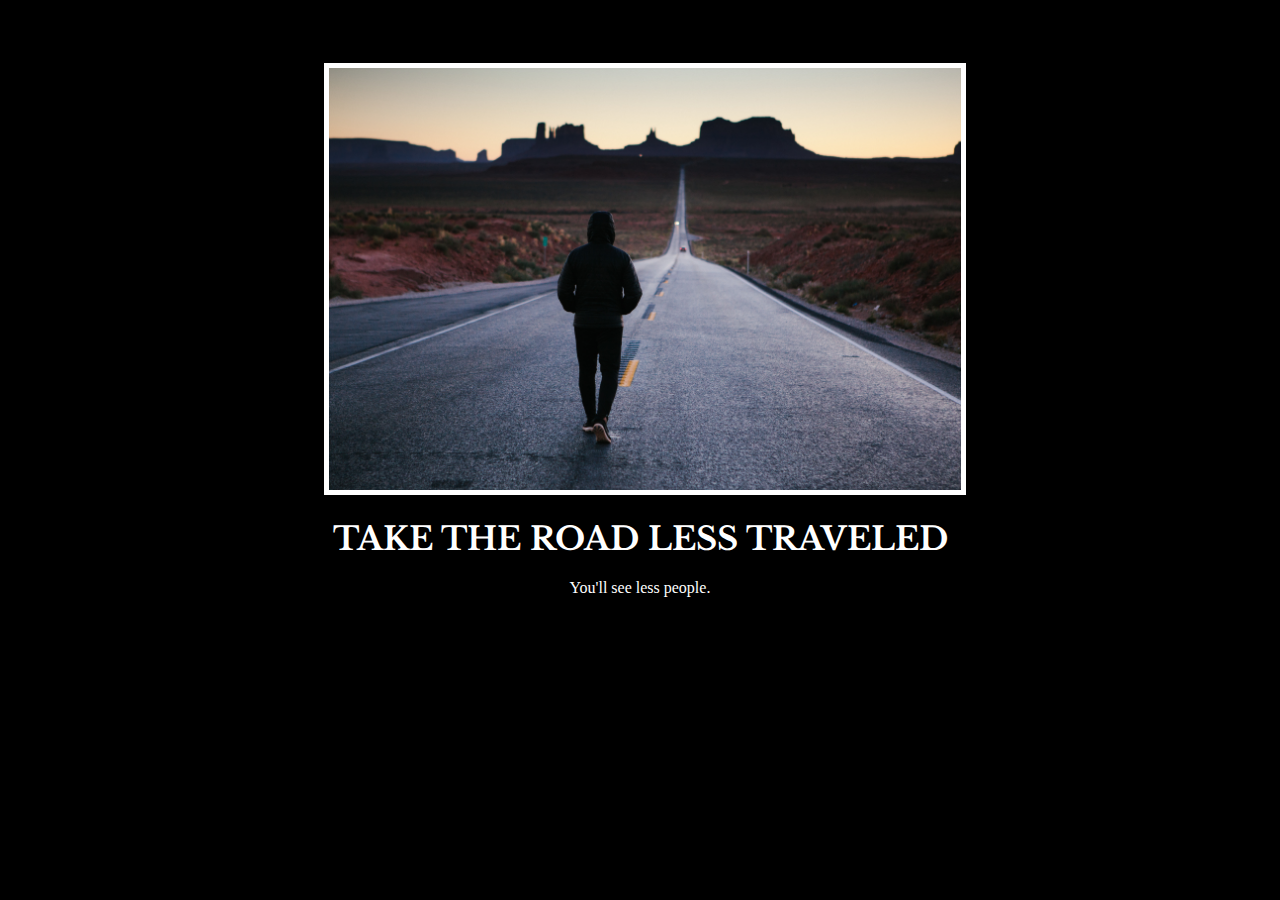
<file: 4.3 HTML Porfolio/6.4 Motivation Meme Project/index.html>
<!DOCTYPE html>
<html>
  <head>
    <meta charset="UTF-8" lang="english">
    <meta name="description" content="Motivational Meme">
    <meta name="author" content="Graydon Yingling">
    <meta name="viewport" content="width=device-width, initial-scale=1.0">

    <title>Motivational Meme</title>
    <link rel="preconnect" href="https://fonts.googleapis.com">
    <link rel="preconnect" href="https://fonts.gstatic.com" crossorigin>
    <link href="https://fonts.googleapis.com/css2?family=Libre+Baskerville&display=swap" rel="stylesheet">
    <link rel="stylesheet" href="./style.css">
  </head>

  <body>
    <div>
      <img src="./assets/images/tegan-mierle-ioyEITUD2G8-unsplash.jpg">
      <h1>Take The Road Less Traveled</h1>
      <p>You'll see less people.</p>
    </div>
  </body>
</html>





<!-- 
  TODO: Create a motivational post website.
Style it how ever you like. 
Look at the goal image for inspiration.
But it must have the following features:
1. The main h1 text should be using the Regular Libre Baskerville Font from Google Fonts:
  https://fonts.google.com/specimen/Libre+Baskerville
2. The text should be white and background black.
3. Add your own image into the images folder inside assets. It should have a 5px white border.
4. The text should be center aligned.
5. Create a div to contain the h1, p and img elements. Adjust the margins so that the image and text are centered on the page. 
  Hint: You horizontally center a div by giving it a width of 50% and a margin-left of 25%.
  Hint: Set the image to have a width of 100% so it fills the div. 
6. Read about the text-transform property on MDN docs to make the h1 uppercase with CSS.
  https://developer.mozilla.org/en-US/docs/Web/CSS/text-transform 
-->
</file>
<file: styles.css>
:root {
  --dark-blue: #27374d;
  --blue: #526d82;
  --light-blue: #9db2bf;
  --white-blue: #dde6ed;

  --cursive: "Bad Script", cursive;
  --sans: "Noto Sans", sans-serif;
}

.hero,
.footer {
  background: linear-gradient(
    300deg,
    var(--dark-blue),
    var(--blue),
    var(--light-blue)
  );
  background-size: 180% 180%;
  animation: gradient-animation 18s ease infinite;
}

@keyframes gradient-animation {
  0% {
    background-position: 0% 50%;
  }
  50% {
    background-position: 100% 50%;
  }
  100% {
    background-position: 0% 50%;
  }
}

.personal-image {
  border-radius: 50%;
  height: auto;
  width: 100%;
}

.btn {
  background-color: white;
  font-family: var(--sans);
  color: var(--blue);
}

.portfolio-btn {
  border: solid 2px white;
  background: none;
  padding: 7px 0px 7px 0px;
  color: white;
}

.display-5 {
  font-family: var(--cursive);
  letter-spacing: 3px;
}

.story-title {
  font-family: var(--cursive);
  color: var(--blue);
}

.story {
  font-family: var(--sans);
  color: var(--light-blue);
}

img {
  width: 100%;
  height: auto;
  border-radius: 5px;
  display: inline-block;
}

.mid-t {
  border: solid white 1px;
  display: inline-block;
  display: flex;
  justify-content: center;
  align-items: center;
}

h2 {
  font-family: var(--cursive);
  color: var(--light-blue);
  font-weight: bold;
}

.mid-c {
  max-width: 80%;
}

.lead {
  font-family: var(--sans);
}

.about-me-title {
  font-family: var(--cursive);
  color: var(--blue);
}

.abt-me-text {
  font-family: var(--sans);
  color: var(--light-blue);
  max-width: 400px;
}

@media (min-width: 800px) {
  .contact-con {
    max-width: 90%;
  }
}

@media (max-width: 1200px) {
  img {
    margin-bottom: 25px;
  }

  h2 {
    margin-top: 25px;
  }
}

.con-txt {
  font-family: var(--cursive);
  color: var(--light-blue);
  letter-spacing: 5px;
  font-weight: bold;
}
</file>
<file: 4.3 HTML Porfolio/styles.css>
:root {
  --white: #f9f7f7;
  --light-blue: #dbe2ef;
  --blue: #5396e9;
  --dark-blue: #134a8a;

  --cursive: "Bad Script", cursive;
  --sans: "Noto Sans", sans-serif;
}

.hero,
.footer {
  background: linear-gradient(
    300deg,
    var(--dark-blue),
    var(--blue),
    var(--light-blue)
  );
  background-size: 180% 180%;
  animation: gradient-animation 15s ease infinite;
}

@keyframes gradient-animation {
  0% {
    background-position: 0% 50%;
  }
  50% {
    background-position: 100% 50%;
  }
  100% {
    background-position: 0% 50%;
  }
}

.headline {
  font-family: var(--cursive);
}

.h-des {
  font-family: var(--sans);
}

img {
  width: 100%;
  height: 100%;
  border-radius: 5px;
  display: inline-block;
}

.mid-t {
  border: solid white 1px;
  padding: 30px 30px 0px 30px;
  display: inline-block;
}

h2 {
  font-family: var(--cursive);
  color: var(--dark-blue);
  font-weight: bold;
}

h3 {
  font-family: var(--sans);
  color: var(--blue);
}

.mid-c {
  max-width: 80%;
}

@media (max-width: 1200px) {
  img {
    margin-bottom: 25px;
    height: auto;
  }

  h2 {
    margin-top: 25px;
  }
}
</file>
<file: 6.4 Motivation Meme Project/style.css>
html {
    background-color: black;
}

div {
    width: 50%;
    margin-left: 25%;
    margin-top: 5%;
}

h1 {
    text-transform: uppercase;
    font-family: "Libre Baskerville", sans-serif;
}


h1, p {
    color: white;
    background-color: black;
    margin: 0;
    text-align: center;
    margin-top: 20px;
}

img {
    width: 100%;
    margin: 0;
    border: 5px solid white;
}
</file>
<file: 8.4 Website Project/styles.css>
body {
  background-color: #6b6e70;
}

.main {
  margin: 0px 50px 0 50px;
  min-height: 91vh;
  font-family: "Oswald", sans-serif;
}

.logo {
  height: 7rem;
}

.title {
  font-size: 5rem;
  font-weight: bolder;
  text-align: center;
  margin-bottom: 10rem;
}

.container {
  width: 45%;
}

.left {
  float: left;
}

.right {
  float: right;
}

.img-one,
.img-two {
  width: 35%;
  height: 100%;
  float: left;
  margin-right: 3.5rem;
}

.img-text {
  font-size: 1.3rem;
}

span {
  color: indigo;
}

footer {
  text-align: right;
  clear: left;
  color: indigo;
  font-size: 1.5rem;
  margin-right: 1rem;
}

@media (max-width: 680px) {
  .container {
    width: 80%;
  }

  .left {
    float: none;
  }

  .right {
    float: none;
  }

  .img-one,
  .img-two {
    width: 100%;
    height: 100%;
    float: none;
    margin: 0;
  }
}
</file>
<file: 4.3 HTML Porfolio/6.4 Motivation Meme Project/style.css>
html {
    background-color: black;
}

div {
    width: 50%;
    margin-left: 25%;
    margin-top: 5%;
}

h1 {
    text-transform: uppercase;
    font-family: "Libre Baskerville", sans-serif;
}


h1, p {
    color: white;
    background-color: black;
    margin: 0;
    text-align: center;
    margin-top: 20px;
}

img {
    width: 100%;
    margin: 0;
    border: 5px solid white;
}
</file>
